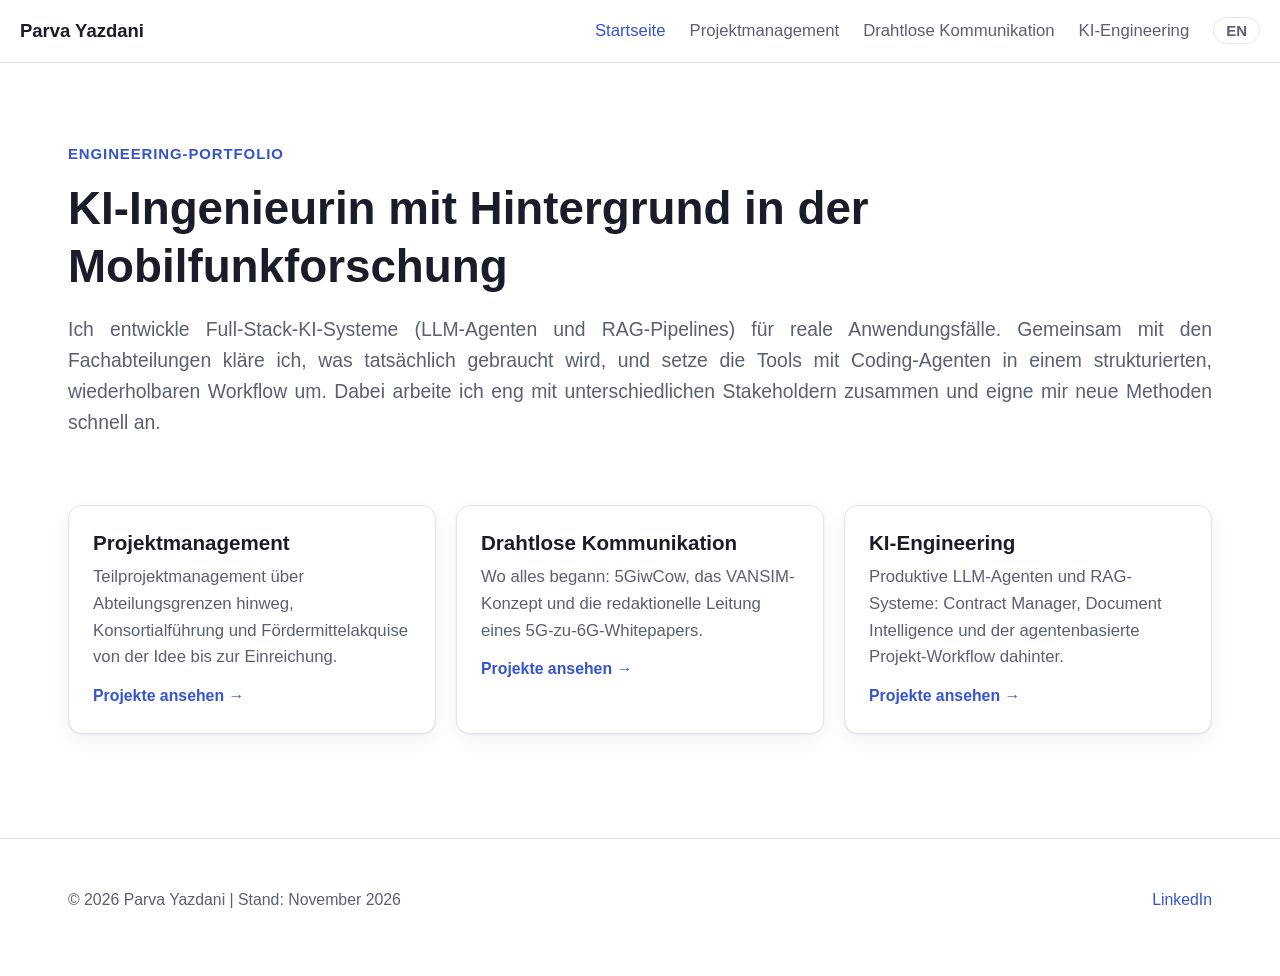
<file: index.html>
<!doctype html>
<html lang="en">
<head>
  <meta charset="UTF-8" />
  <meta name="viewport" content="width=device-width, initial-scale=1.0" />
  <title data-i18n="doc.title.home">Parva Yazdani | Portfolio</title>
  <link rel="stylesheet" href="css/styles.css" />
</head>
<body>

  <header class="site-header">
    <div class="container nav">
      <a class="nav-brand" href="index.html">Parva Yazdani</a>
      <button class="nav-toggle" data-i18n-aria-label="nav.toggleAria" aria-label="Toggle navigation" aria-expanded="false">☰</button>
      <ul class="nav-links">
        <li><a href="index.html" aria-current="page" data-i18n="nav.home">Home</a></li>
        <li><a href="project-management.html" data-i18n="nav.pm">Project Management</a></li>
        <li><a href="wireless-communication.html" data-i18n="nav.wireless">Wireless Communication</a></li>
        <li><a href="ai-engineering.html" data-i18n="nav.ai">AI Engineering</a></li>
        <li class="nav-lang-item"><button class="lang-toggle" type="button">DE</button></li>
      </ul>
    </div>
  </header>

  <main class="container">
    <section class="hero">
      <p class="eyebrow" data-i18n="home.eyebrow">Engineering Portfolio</p>
      <h1 data-i18n="home.title">AI Engineer with a background in wireless communication research</h1>
      <p class="lead" data-i18n="home.lead">
        I build full-stack AI systems (LLM agents and
        RAG pipelines) for real-world use cases. I work with departments
        to clarify what they really need and build the tools with coding agents in a
        structured, repeatable workflow. Along the way, I collaborate closely with different
        stakeholders and pick up new methods quickly.
      </p>
    </section>

    <section class="nav-cards" aria-label="Portfolio sections">
      <a class="nav-card" href="project-management.html">
        <h3 data-i18n="card.pm.title">Project Management</h3>
        <p data-i18n="card.pm.desc">Sub-project management across departments, consortium leadership, and funding
          acquisition from idea to submission.</p>
        <span class="arrow" data-i18n="card.arrow">View projects →</span>
      </a>
      <a class="nav-card" href="wireless-communication.html">
        <h3 data-i18n="card.wireless.title">Wireless Communication</h3>
        <p data-i18n="card.wireless.desc">Where it started: 5GiwCow, the VANSIM concept, and editorial leadership of a
          5G-to-6G whitepaper.</p>
        <span class="arrow" data-i18n="card.arrow">View projects →</span>
      </a>
      <a class="nav-card" href="ai-engineering.html">
        <h3 data-i18n="card.ai.title">AI Engineering</h3>
        <p data-i18n="card.ai.desc">Production LLM agents and RAG systems: Contract Manager, Document
          Intelligence, and the agent-based project workflow behind them.</p>
        <span class="arrow" data-i18n="card.arrow">View projects →</span>
      </a>
    </section>
  </main>

  <footer class="site-footer">
    <div class="container footer-row">
      <p>© 2026 Parva Yazdani | <span data-i18n="footer.updated">Last updated November 2026</span></p>
      <ul class="footer-links">
        <li><a href="https://www.linkedin.com/in/parva-yazdani" target="_blank" rel="noopener">LinkedIn</a></li>
      </ul>
    </div>
  </footer>

  <script src="js/i18n.js"></script>
  <script src="js/main.js"></script>
</body>
</html>
</file>
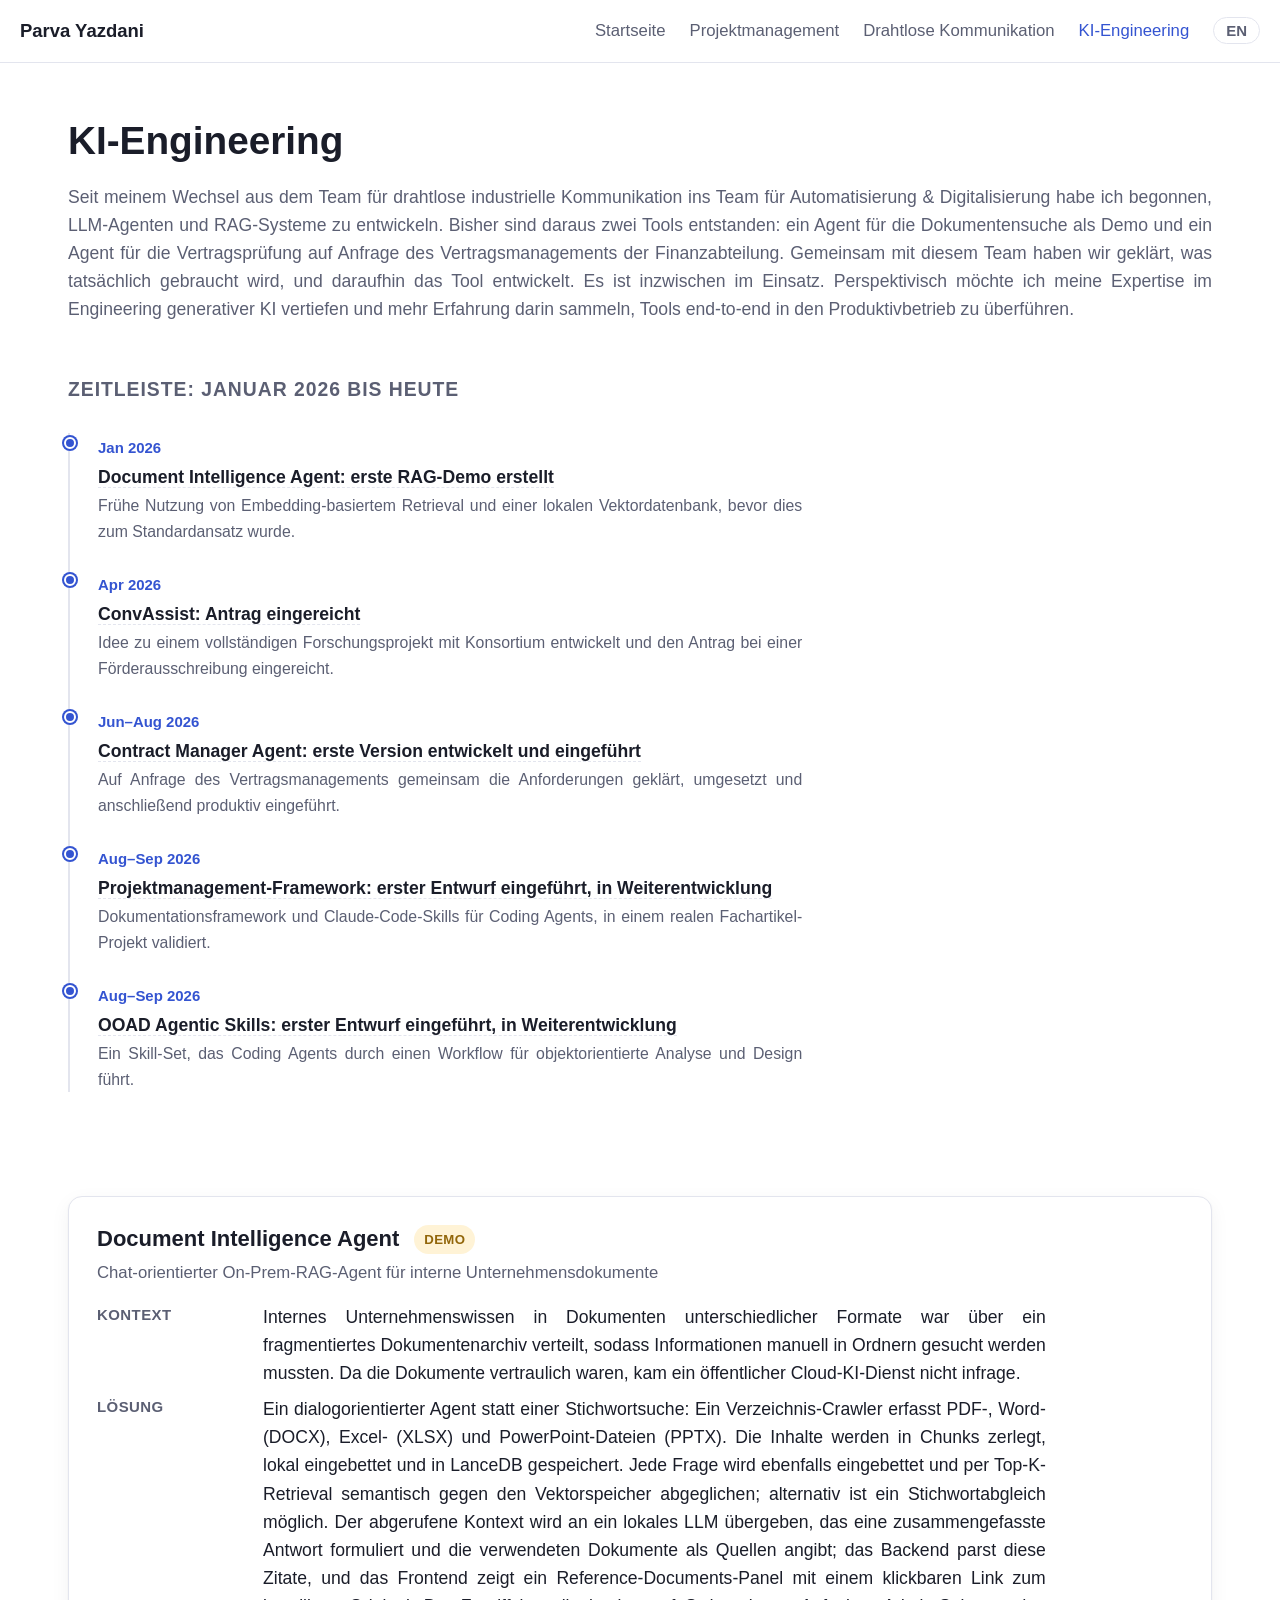
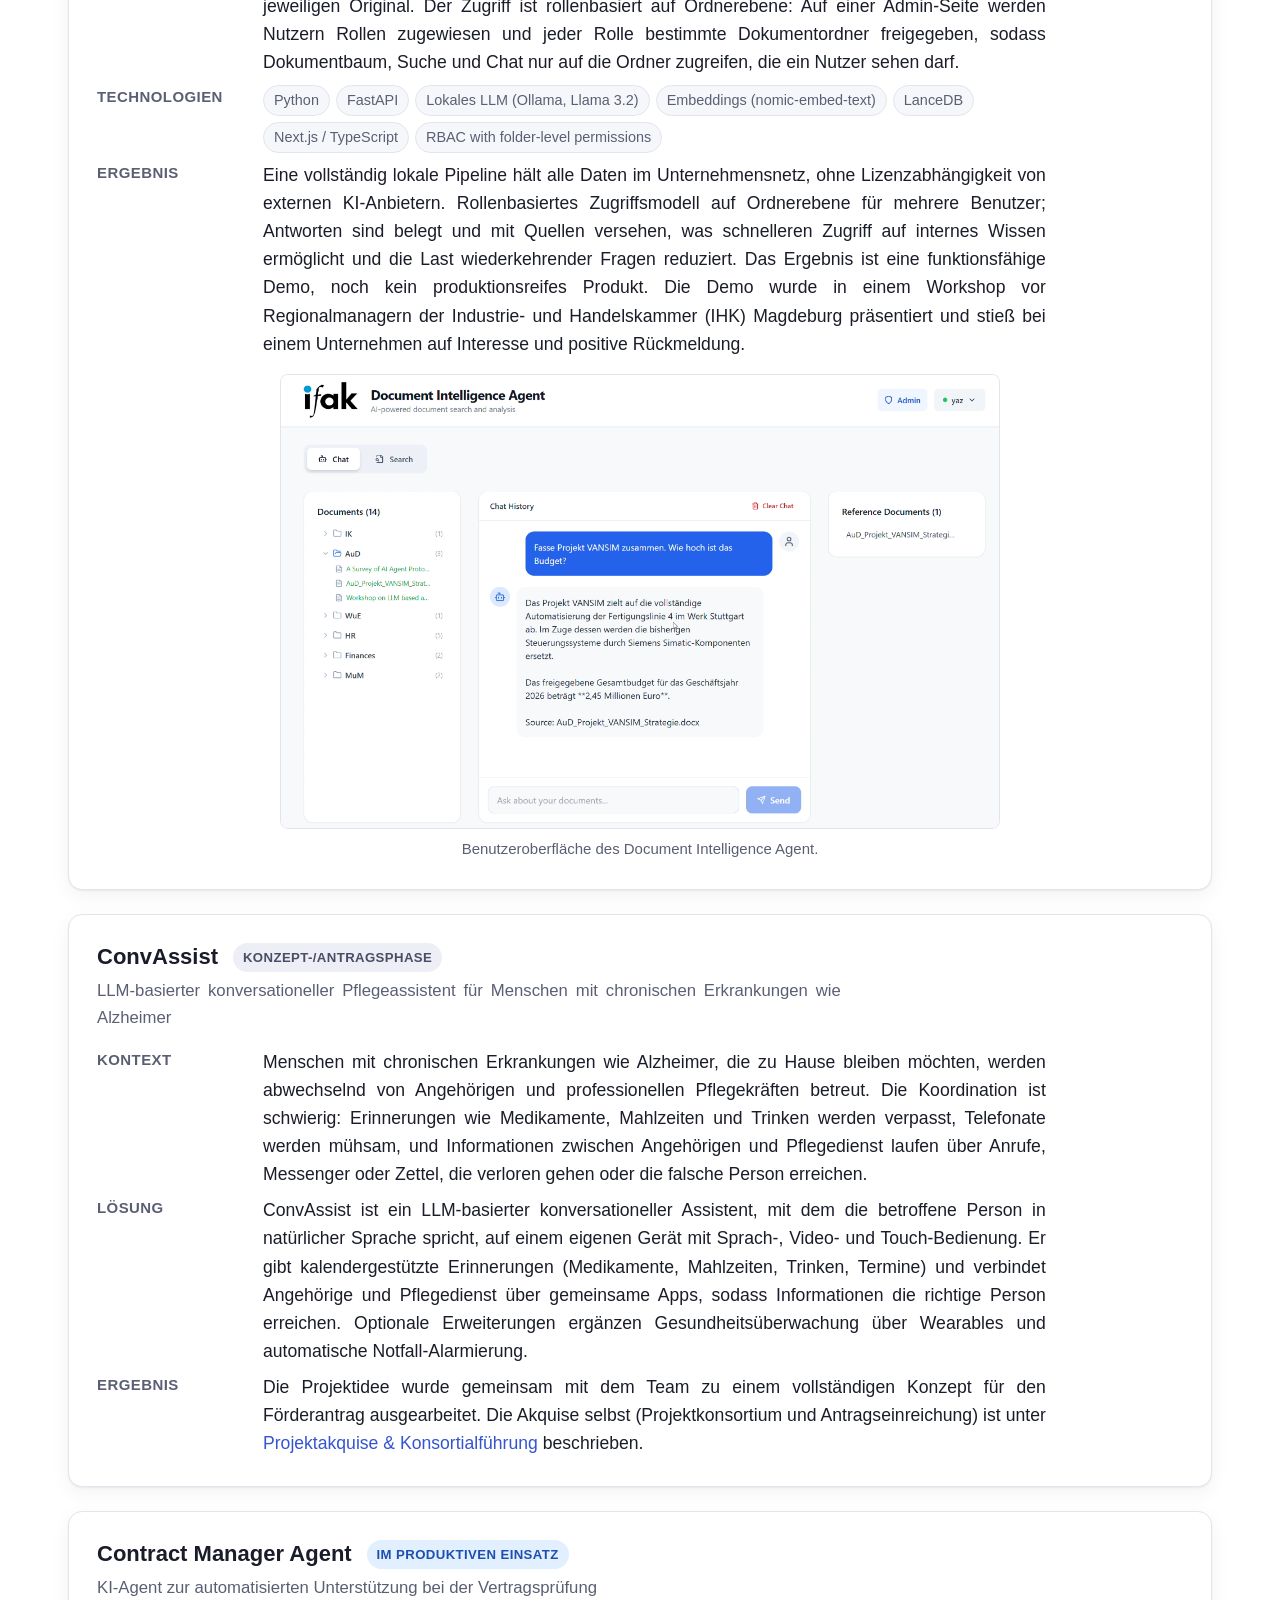
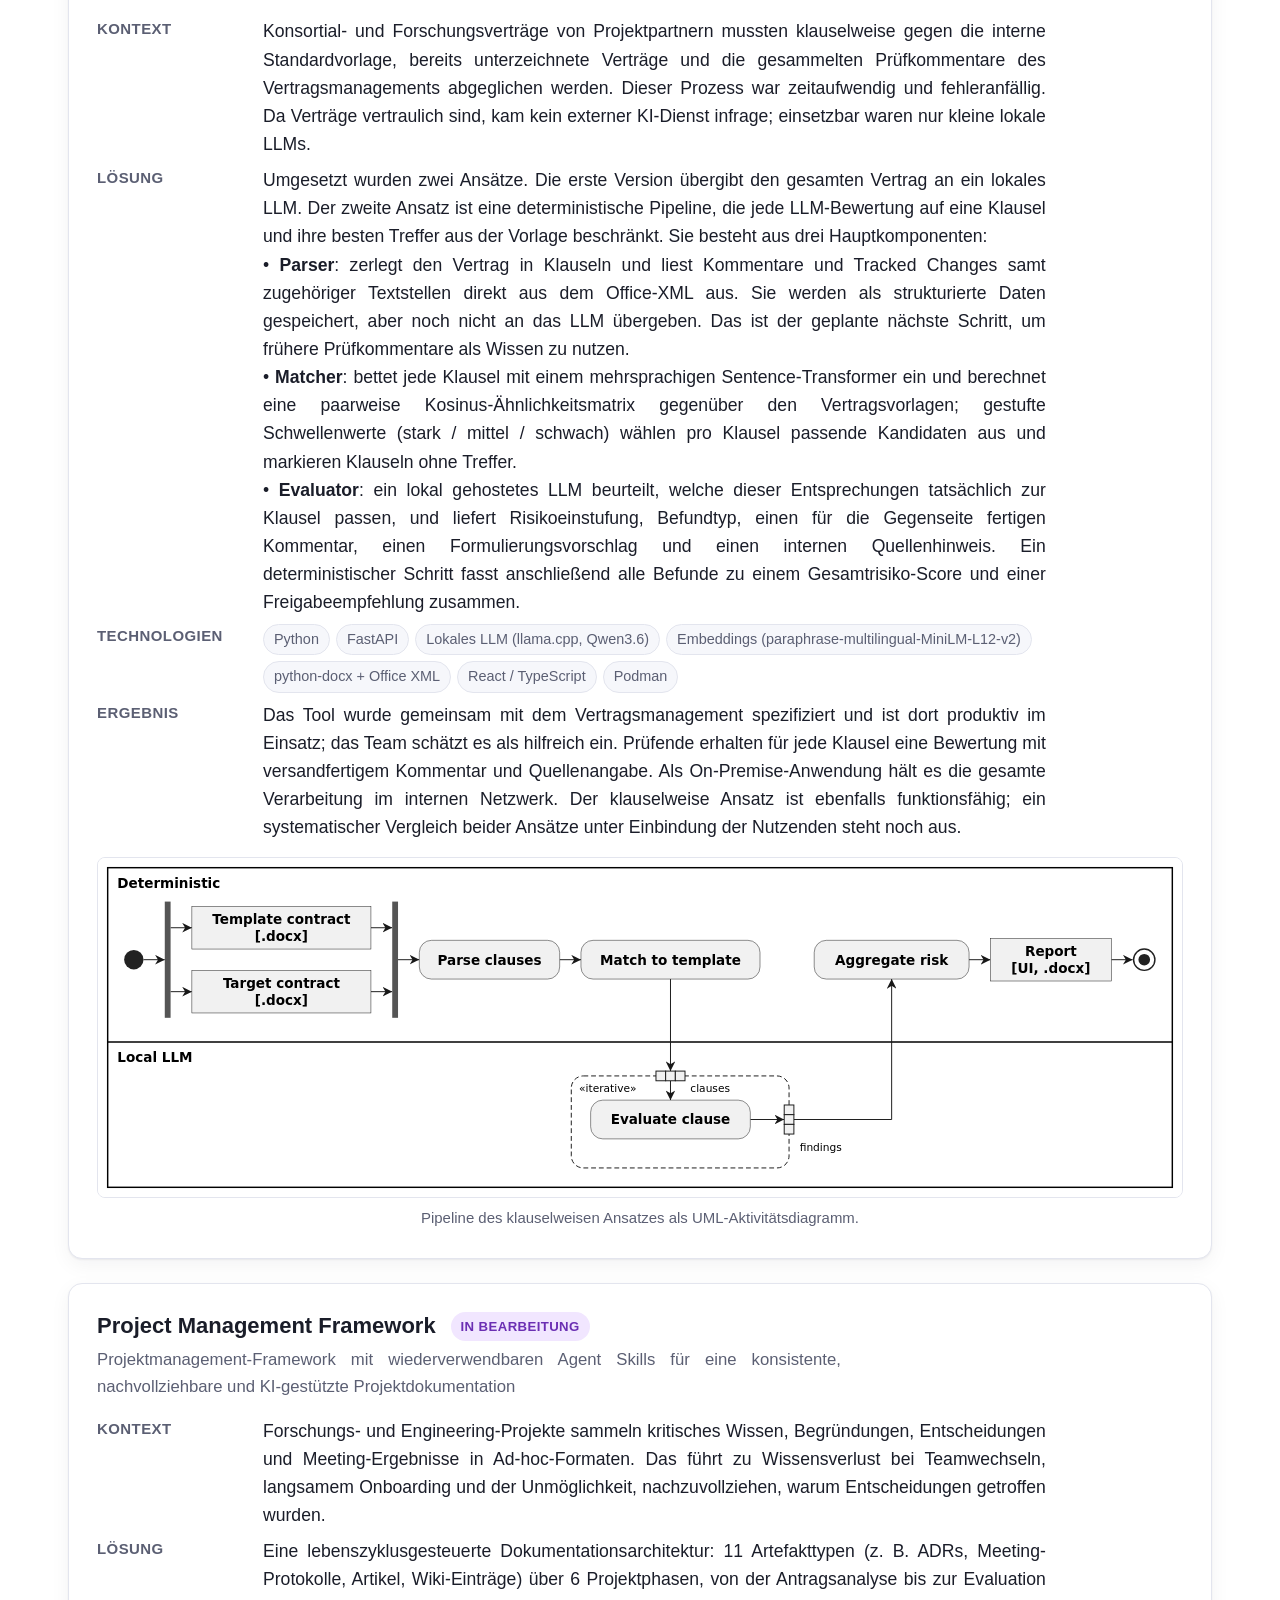
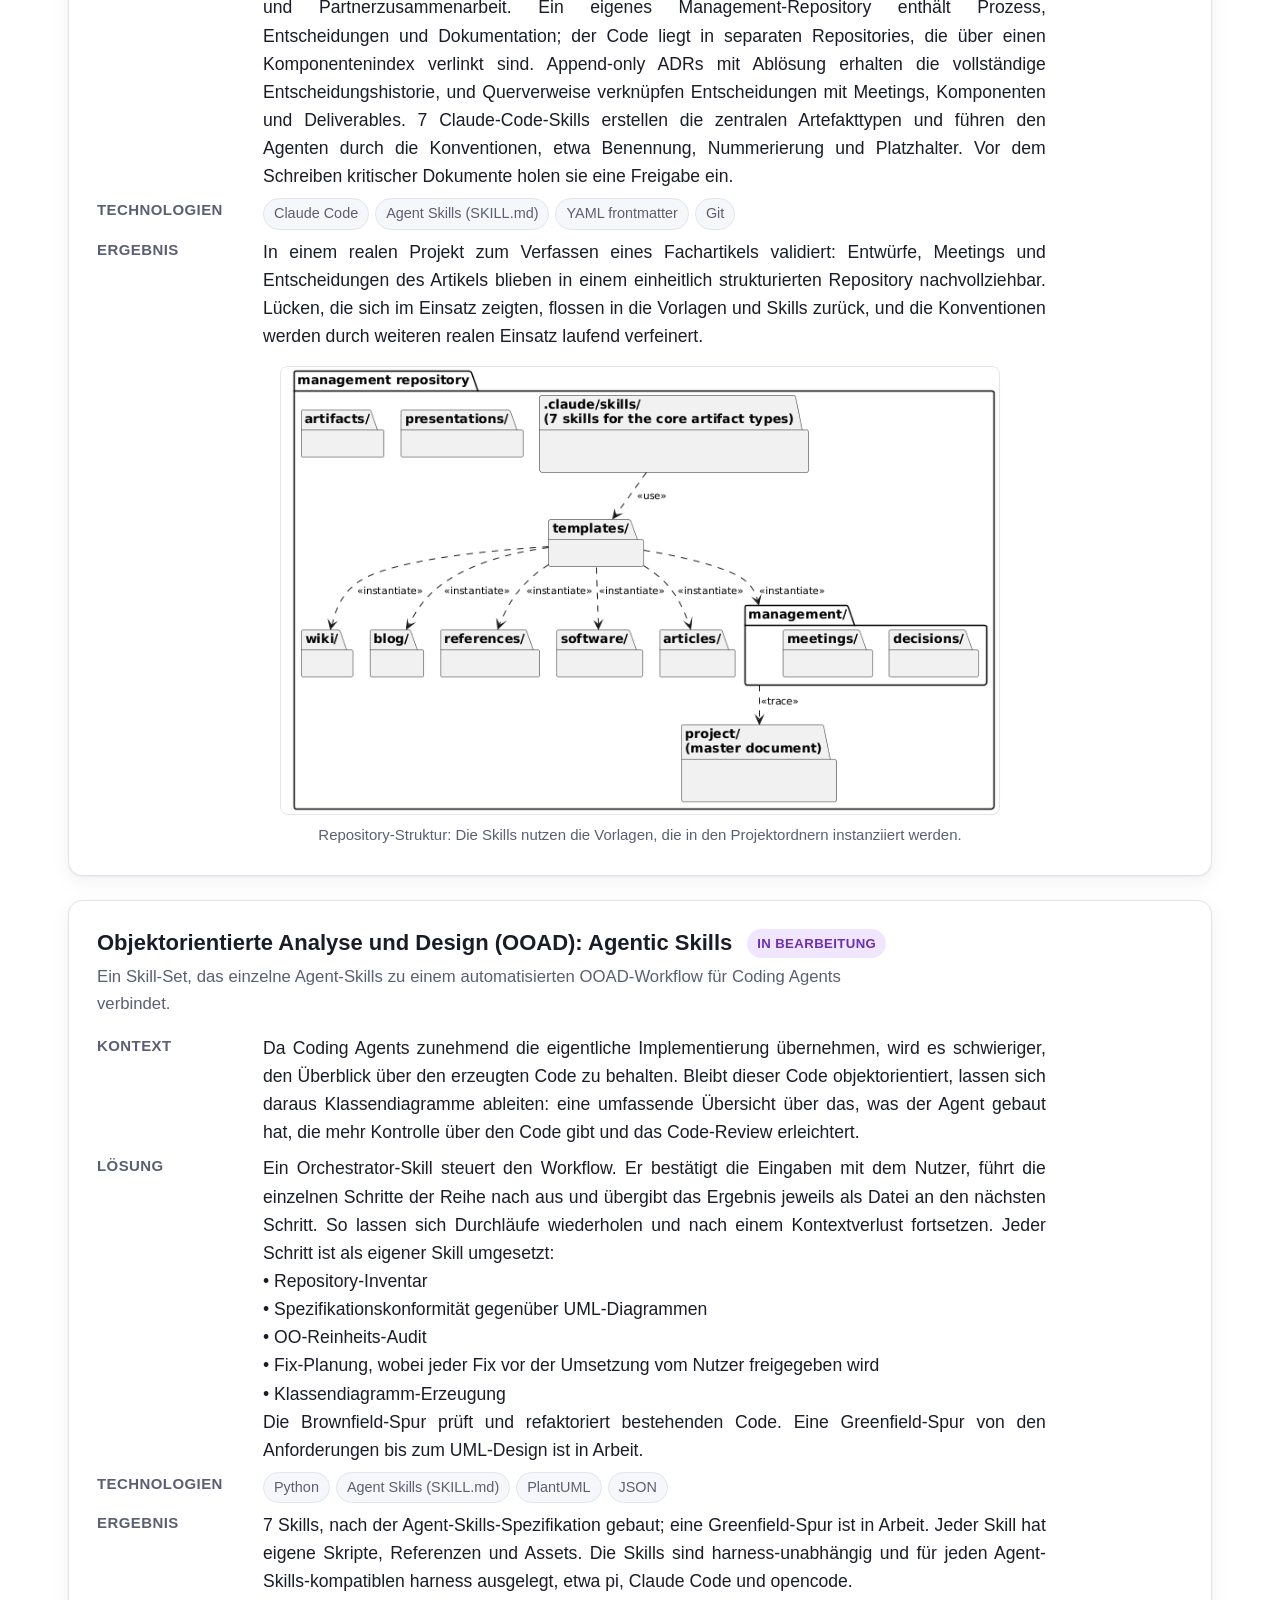
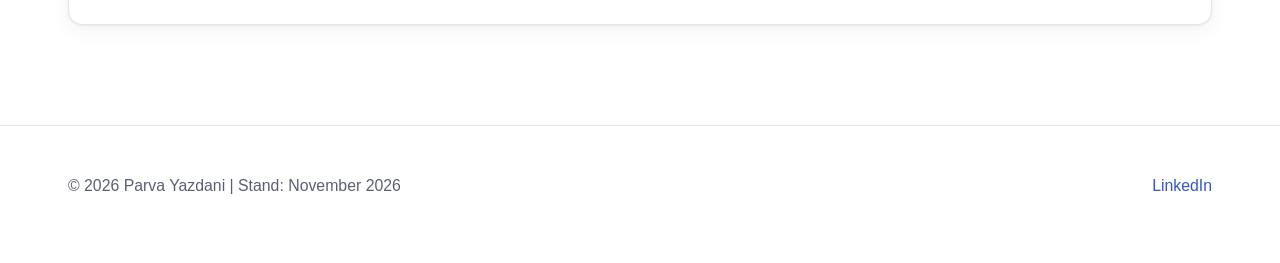
<file: ai-engineering.html>
<!doctype html>
<html lang="en">
<head>
  <meta charset="UTF-8" />
  <meta name="viewport" content="width=device-width, initial-scale=1.0" />
  <title data-i18n="doc.title.ai">AI Engineering | Parva Yazdani</title>
  <link rel="stylesheet" href="css/styles.css" />
</head>
<body>

  <header class="site-header">
    <div class="container nav">
      <a class="nav-brand" href="index.html">Parva Yazdani</a>
      <button class="nav-toggle" data-i18n-aria-label="nav.toggleAria" aria-label="Toggle navigation" aria-expanded="false">☰</button>
      <ul class="nav-links">
        <li><a href="index.html" data-i18n="nav.home">Home</a></li>
        <li><a href="project-management.html" data-i18n="nav.pm">Project Management</a></li>
        <li><a href="wireless-communication.html" data-i18n="nav.wireless">Wireless Communication</a></li>
        <li><a href="ai-engineering.html" aria-current="page" data-i18n="nav.ai">AI Engineering</a></li>
        <li class="nav-lang-item"><button class="lang-toggle" type="button">DE</button></li>
      </ul>
    </div>
  </header>

  <main class="container">
    <section class="page-intro">
      <h1 data-i18n="ai.h1">AI Engineering</h1>
      <p data-i18n="ai.intro">
        Since moving from the wireless industrial communication team into the automation &amp;
        digitalisation team, I've started building
        LLM agents and RAG systems. So far this includes two tools: a document search agent
        built as a demo, and a contract review agent requested by contract management in the finance department. We
        worked out with that team what they really needed and then built the tool, which is now in
        use. Looking ahead, I want to deepen my
        expertise in Generative AI Engineering and gain more experience bringing tools into
        production end to end.
      </p>
    </section>

    <section class="section" aria-label="Timeline">
      <h2 class="section-title" data-i18n="ai.timelineTitle">Timeline: Jan 2026 to present</h2>
      <ol class="timeline">
        <li class="timeline-item">
          <span class="timeline-date">Jan 2026</span>
          <p class="timeline-title"><a href="#proj-doc-intel" data-i18n="ai.tl1.title">Document Intelligence Agent: first RAG demo built</a></p>
          <p class="timeline-note" data-i18n="ai.tl1.note">Early adoption of embedding-based retrieval and a local vector database, ahead of it becoming a default choice.</p>
        </li>
        <li class="timeline-item">
          <span class="timeline-date">Apr 2026</span>
          <p class="timeline-title"><a href="#proj-convassist" data-i18n="ai.tl4.title">ConvAssist: proposal submitted</a></p>
          <p class="timeline-note" data-i18n="ai.tl4.note">Idea developed into a full research project with consortium, and the proposal submitted to a funding call.</p>
        </li>
        <li class="timeline-item">
          <span class="timeline-date">Jun–Aug 2026</span>
          <p class="timeline-title"><a href="#proj-contract-manager" data-i18n="ai.tl2.title">Contract Manager Agent: first version built and rolled out</a></p>
          <p class="timeline-note" data-i18n="ai.tl2.note">Requirements clarified together at the request of contract management, then built and rolled out into production.</p>
        </li>
        <li class="timeline-item">
          <span class="timeline-date">Aug–Sep 2026</span>
          <p class="timeline-title"><a href="#proj-pm-framework" data-i18n="ai.tl3.title">Project Management Framework: first draft introduced, in development</a></p>
          <p class="timeline-note" data-i18n="ai.tl3.note">Documentation framework and Claude Code skills for coding agents, validated in a real paper-writing project.</p>
        </li>
        <li class="timeline-item">
          <span class="timeline-date">Aug–Sep 2026</span>
          <p class="timeline-title"><a href="#proj-ooda" data-i18n="ai.tl5.title">OOAD Agentic Skills: first draft introduced, in development</a></p>
          <p class="timeline-note" data-i18n="ai.tl5.note">A skill set that guides coding agents through an object-oriented analysis and design workflow.</p>
        </li>
      </ol>
    </section>

    <section class="section">

      <div class="card" id="proj-doc-intel">
        <div class="card-head">
          <h3>Document Intelligence Agent</h3>
          <span class="badge badge-demo" data-i18n="badge.demo">Demo</span>
        </div>
        <p class="subtitle" data-i18n="ai.doc.subtitle">Chat-first, on-prem RAG agent for internal company documents</p>
        <dl>
          <dt data-i18n="dt.context">Context</dt>
          <dd data-i18n="ai.doc.context">Internal company knowledge, held in documents of different formats, was spread across a fragmented document repository, so finding information meant searching folders by hand. Because the documents were confidential, sending them to a public-cloud AI service was not an option.</dd>
          <dt data-i18n="dt.solution">Solution</dt>
          <dd data-i18n="ai.doc.solution">A conversational agent rather than a keyword search: a directory crawler ingests PDF, Word (DOCX), Excel (XLSX) and PowerPoint (PPTX) files. Content is split into chunks, embedded locally and stored in LanceDB. Each question is embedded as well and matched semantically against the vector store via top-K retrieval; keyword matching is available as an alternative. The retrieved context is passed to a local LLM, which writes a synthesized answer and cites the documents it used; the backend parses those citations and the frontend renders a Reference Documents panel with a clickable link to every original. Access is role-based at folder level: on an admin page, users are assigned roles and each role is granted specific document folders, so the document tree, search and chat only draw on the folders a user may see.</dd>
          <dt data-i18n="dt.technologies">Technologies</dt>
          <dd class="tech-list">
            <span class="tech-chip">Python</span>
            <span class="tech-chip">FastAPI</span>
            <span class="tech-chip" data-i18n="ai.doc.chip.localLLM">Local LLM (Ollama, Llama 3.2)</span>
            <span class="tech-chip">Embeddings (nomic-embed-text)</span>
            <span class="tech-chip">LanceDB</span>
            <span class="tech-chip">Next.js / TypeScript</span>
            <span class="tech-chip">RBAC with folder-level permissions</span>
          </dd>
          <dt data-i18n="dt.outcome">Outcome</dt>
          <dd data-i18n="ai.doc.outcome">A fully local pipeline keeps all data on-prem with no license dependencies on external AI providers. Role-based folder access model for multiple users; answers are grounded and cited, giving faster access to internal knowledge and reducing repetitive-question load. The result is a working demo, not yet a production-ready product. The demo was presented in a workshop for regional managers of the Magdeburg Chamber of Industry and Commerce and received interest and positive feedback from a company.</dd>
        </dl>
        <figure class="screenshot">
          <a href="assets/DIS.png" target="_blank" rel="noopener" data-i18n-aria-label="ai.doc.figureAlt">
            <img src="assets/DIS.png" alt="" loading="lazy" width="1277" height="806" />
          </a>
          <figcaption data-i18n="ai.doc.figureCaption">User interface of the Document Intelligence Agent.</figcaption>
        </figure>
      </div>

      <div class="card" id="proj-convassist">
        <div class="card-head">
          <h3>ConvAssist</h3>
          <span class="badge badge-idea" data-i18n="badge.conceptProposal">Concept / proposal phase</span>
        </div>
        <p class="subtitle" data-i18n="ai.convassist.subtitle">LLM-based conversational care assistant for people with chronic conditions such as Alzheimer's</p>
        <dl>
          <dt data-i18n="dt.context">Context</dt>
          <dd data-i18n="ai.convassist.context">People with chronic conditions such as Alzheimer's who want to stay at home are cared for alternately by family members and professional caregivers. Coordination is hard: reminders such as medication, meals, and drinking are missed, phone calls become difficult, and information between relatives and care services is passed on through calls, messengers, or notes that get lost or reach the wrong person.</dd>
          <dt data-i18n="dt.solution">Solution</dt>
          <dd data-i18n="ai.convassist.solution">ConvAssist is an LLM-based conversational assistant that the affected person talks to in natural language, on a dedicated device with voice, video and touch interaction. It gives calendar-based reminders (medication, meals, drinking, appointments) and connects relatives and care services through shared apps, so information reaches the right person. Optional extensions add wearable-based health monitoring and automatic emergency alerting.</dd>
          <dt data-i18n="dt.outcome">Outcome</dt>
          <dd data-i18n="ai.convassist.outcome">The project idea was developed with the team into a complete concept for the funding proposal. The acquisition itself (project consortium and funding submission) is described under <a href="project-management.html#proj-acquisition">Project Acquisition &amp; Consortium Leadership</a>.</dd>
        </dl>
      </div>

      <div class="card" id="proj-contract-manager">
        <div class="card-head">
          <h3>Contract Manager Agent</h3>
          <span class="badge badge-live" data-i18n="badge.inProductiveUse">In productive use</span>
        </div>
        <p class="subtitle" data-i18n="ai.contract.subtitle">AI agent for automated support in contract review</p>
        <dl>
          <dt data-i18n="dt.context">Context</dt>
          <dd data-i18n="ai.contract.context">Consortium and research contracts arriving from project partners had to be checked clause by clause against the internal standard template, previously signed contracts, and contract management's accumulated review comments. This process was time-consuming and error-prone. Because contracts are confidential, no external AI service was an option, so only small local LLMs could be used.</dd>
          <dt data-i18n="dt.solution">Solution</dt>
          <dd data-i18n="ai.contract.solution">
            Two approaches were implemented. The first version passes the whole contract to a local LLM. The second is a deterministic pipeline that limits each LLM evaluation to one clause and its best template matches. It consists of three main components:
            <br />• <strong>Parser</strong>: splits the contract into clauses and extracts comments and tracked changes with their text anchors via direct Office XML access. These are stored as structured data but not yet passed to the LLM, which is the planned next step for using past review comments as knowledge.
            <br />• <strong>Matcher</strong>: embeds every clause with a multilingual sentence-transformer and computes a pairwise cosine-similarity matrix against the template contracts; tiered thresholds (strong / moderate / weak) select candidate counterparts per clause and flag clauses with no match.
            <br />• <strong>Evaluator</strong>: a locally hosted LLM judges which candidates truly correspond to the clause and returns risk level, finding type, a comment ready for the counterparty, a suggested reformulation and an internal source note. A deterministic step then combines all findings into an overall risk score and approval recommendation.
          </dd>
          <dt data-i18n="dt.technologies">Technologies</dt>
          <dd class="tech-list">
            <span class="tech-chip">Python</span>
            <span class="tech-chip">FastAPI</span>
            <span class="tech-chip" data-i18n="ai.contract.chip.localLLM">Local LLM (llama.cpp, Qwen3.6)</span>
            <span class="tech-chip">Embeddings (paraphrase-multilingual-MiniLM-L12-v2)</span>
            <span class="tech-chip">python-docx + Office XML</span>
            <span class="tech-chip">React / TypeScript</span>
            <span class="tech-chip">Podman</span>
          </dd>
          <dt data-i18n="dt.outcome">Outcome</dt>
          <dd data-i18n="ai.contract.outcome">The tool was specified together with contract management and is in productive use there; the team finds it useful. Reviewers get an assessment with a ready-to-send comment and source reference for each clause. As an on-premise application, it keeps all processing within the internal network. The clause-by-clause approach works as well; a systematic comparison of both approaches, involving the users, is still pending.</dd>
        </dl>
        <figure class="screenshot screenshot-diagram screenshot-wide">
          <a href="assets/contract-manager-pipeline-uml.svg" target="_blank" rel="noopener" data-i18n-aria-label="ai.contract.figureAlt">
            <img src="assets/contract-manager-pipeline-uml.svg" alt="" loading="lazy" width="1120" height="350" />
          </a>
          <figcaption data-i18n="ai.contract.figureCaption">Pipeline of the clause-by-clause approach as a UML activity diagram.</figcaption>
        </figure>
      </div>

      <div class="card" id="proj-pm-framework">
        <div class="card-head">
          <h3>Project Management Framework</h3>
          <span class="badge badge-progress" data-i18n="badge.inProgress">In progress</span>
        </div>
        <p class="subtitle" data-i18n="ai.framework.subtitle">Project management framework with reusable agent skills for consistent, traceable and AI-assisted project records</p>
        <dl>
          <dt data-i18n="dt.context">Context</dt>
          <dd data-i18n="ai.framework.context">Research and engineering projects accumulate critical knowledge, rationale, decisions, and meeting outcomes in ad-hoc formats. This leads to knowledge loss when team members change, slow onboarding, and an inability to reconstruct why decisions were made.</dd>
          <dt data-i18n="dt.solution">Solution</dt>
          <dd data-i18n="ai.framework.solution">A lifecycle-driven documentation architecture: 11 artifact types (e.g. ADRs, meeting minutes, articles, wiki entries) mapped to 6 project phases, from proposal analysis to evaluation and partner collaboration. A dedicated management repository holds process, decisions, and documentation, while code lives in separate repositories linked from a component index. Append-only ADRs with superseding preserve the full decision history, and cross-references trace decisions to meetings, components, and deliverables. 7 Claude Code skills scaffold the core artifact types and guide the agent through the conventions, such as naming, numbering and placeholders, asking for approval before critical records are written.</dd>
          <dt data-i18n="dt.technologies">Technologies</dt>
          <dd class="tech-list">
            <span class="tech-chip">Claude Code</span>
            <span class="tech-chip">Agent Skills (SKILL.md)</span>
            <span class="tech-chip">YAML frontmatter</span>
            <span class="tech-chip">Git</span>
          </dd>
          <dt data-i18n="dt.outcome">Outcome</dt>
          <dd data-i18n="ai.framework.outcome">Validated in a real paper-writing project: the article's drafts, meetings, and decisions stayed traceable in one consistently structured repository. Gaps that surfaced during use were fed back into the templates and skills, and the conventions keep being refined through further real use.</dd>
        </dl>
        <figure class="screenshot screenshot-diagram">
          <a href="assets/template-structure.png" target="_blank" rel="noopener" data-i18n-aria-label="ai.framework.structureAlt">
            <img src="assets/template-structure.png" alt="" loading="lazy" width="793" height="494" />
          </a>
          <figcaption data-i18n="ai.framework.structureCaption">Repository structure: skills use the templates, which are instantiated across the project folders.</figcaption>
        </figure>
      </div>

      <div class="card" id="proj-ooda">
        <div class="card-head">
          <h3 data-i18n="ai.ooda.title">Object-Oriented Analysis and Design (OOAD) Agentic Skills</h3>
          <span class="badge badge-progress" data-i18n="badge.inProgress">In progress</span>
        </div>
        <p class="subtitle" data-i18n="ai.ooda.subtitle">A skill set that turns single agent skills into an automated OOAD workflow for coding agents.</p>
        <dl>
          <dt data-i18n="dt.context">Context</dt>
          <dd data-i18n="ai.ooda.context">As coding agents take on more of the actual implementation work, it gets harder to keep an overview of the code they produce. Keeping that code object-oriented makes it possible to derive class diagrams from it: a comprehensive view of what the agent built, which gives more control over the code and makes code review easier.</dd>
          <dt data-i18n="dt.solution">Solution</dt>
          <dd data-i18n="ai.ooda.solution">
            An orchestrator skill runs the workflow. It confirms inputs with the user, runs the individual steps in order and passes each result to the next step as a file. Runs can therefore be repeated and resumed after context loss. Each step is a skill of its own:
            <br />• repository inventory
            <br />• spec conformance against UML diagrams
            <br />• OO-purity audit
            <br />• fix planning, with each fix approved by the user before it's applied
            <br />• class-diagram generation
            <br />The brownfield track audits and refactors existing code. A greenfield track that
            goes from requirements to UML design is in progress.
          </dd>
          <dt data-i18n="dt.technologies">Technologies</dt>
          <dd class="tech-list">
            <span class="tech-chip">Python</span>
            <span class="tech-chip">Agent Skills (SKILL.md)</span>
            <span class="tech-chip">PlantUML</span>
            <span class="tech-chip">JSON</span>
          </dd>
          <dt data-i18n="dt.outcome">Outcome</dt>
          <dd data-i18n="ai.ooda.outcome">7 skills, with a greenfield track in progress, built to the Agent Skills specification. Each skill has its own scripts, references and assets. The skills are harness-agnostic and designed to run in any Agent Skills–compatible harness, such as pi, Claude Code and opencode.</dd>
        </dl>
      </div>

    </section>
  </main>

  <footer class="site-footer">
    <div class="container footer-row">
      <p>© 2026 Parva Yazdani | <span data-i18n="footer.updated">Last updated November 2026</span></p>
      <ul class="footer-links">
        <li><a href="https://www.linkedin.com/in/parva-yazdani" target="_blank" rel="noopener">LinkedIn</a></li>
      </ul>
    </div>
  </footer>

  <script src="js/i18n.js"></script>
  <script src="js/main.js"></script>
</body>
</html>
</file>
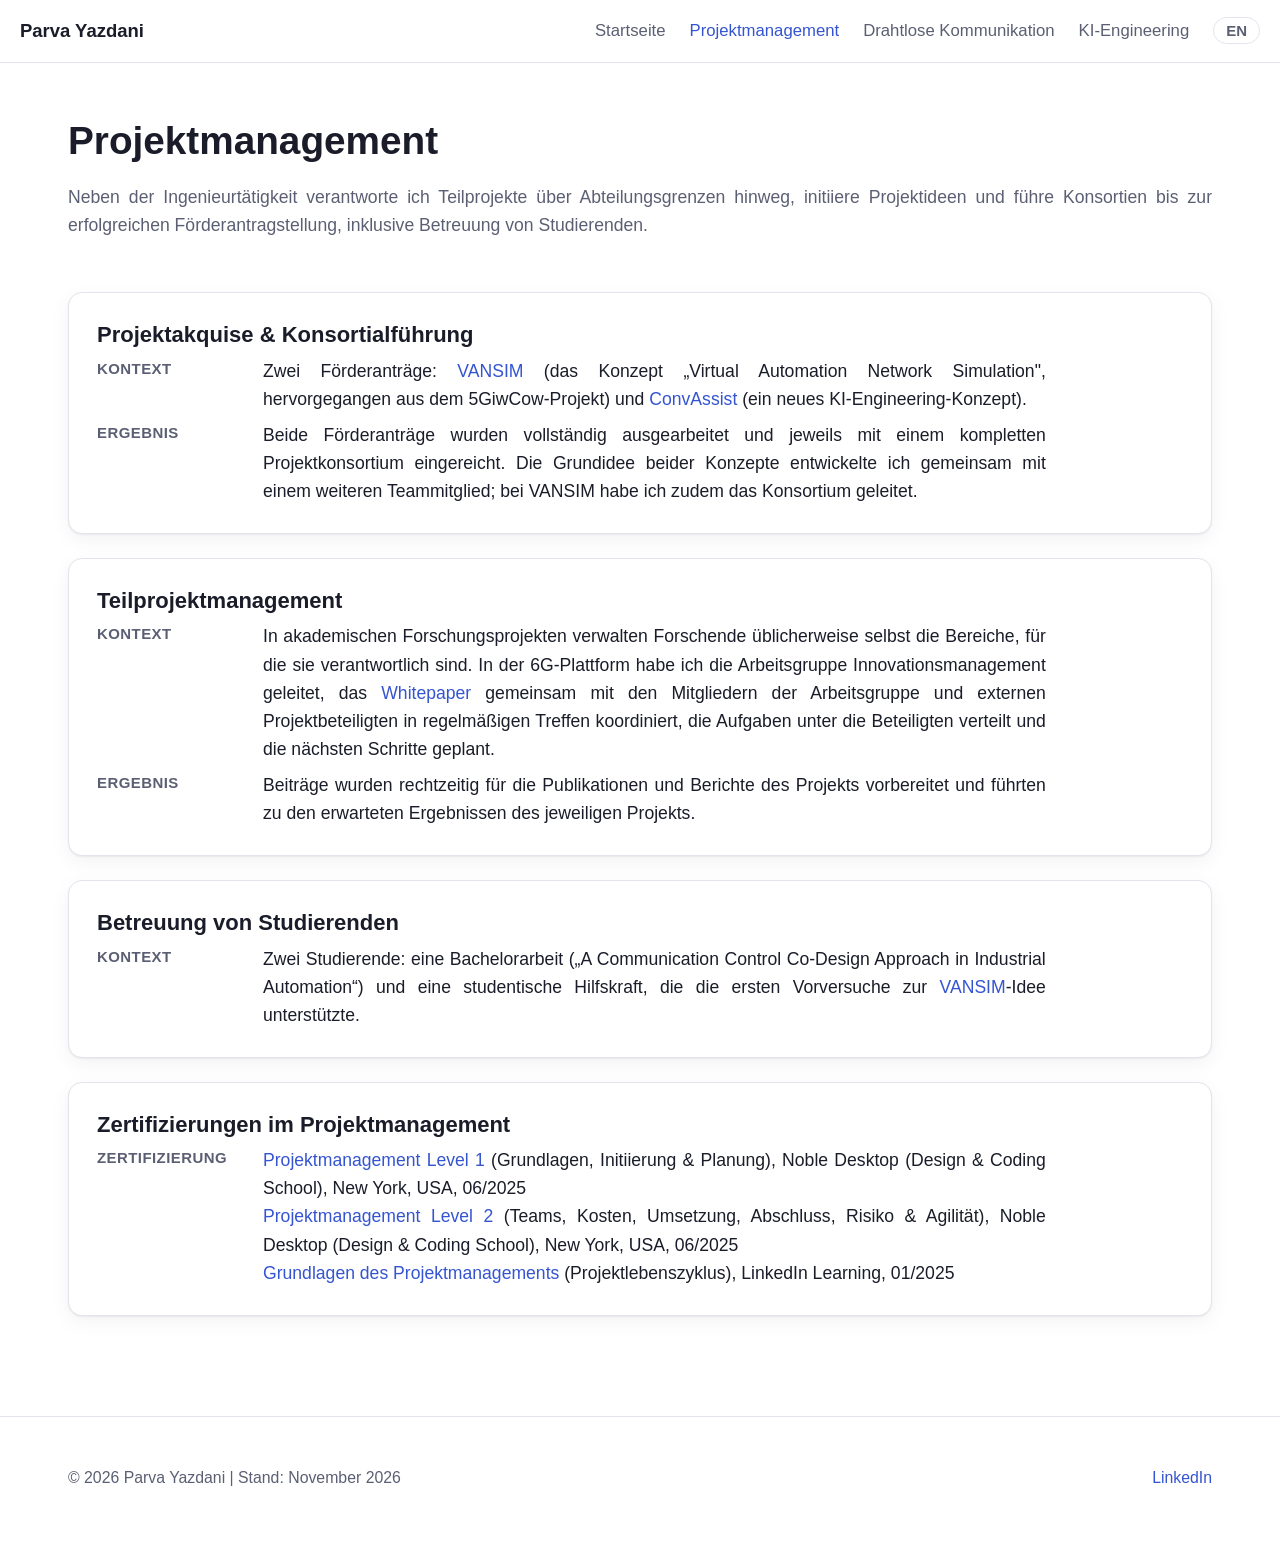
<file: project-management.html>
<!doctype html>
<html lang="en">
<head>
  <meta charset="UTF-8" />
  <meta name="viewport" content="width=device-width, initial-scale=1.0" />
  <title data-i18n="doc.title.pm">Project Management | Parva Yazdani</title>
  <link rel="stylesheet" href="css/styles.css" />
</head>
<body>

  <header class="site-header">
    <div class="container nav">
      <a class="nav-brand" href="index.html">Parva Yazdani</a>
      <button class="nav-toggle" data-i18n-aria-label="nav.toggleAria" aria-label="Toggle navigation" aria-expanded="false">☰</button>
      <ul class="nav-links">
        <li><a href="index.html" data-i18n="nav.home">Home</a></li>
        <li><a href="project-management.html" aria-current="page" data-i18n="nav.pm">Project Management</a></li>
        <li><a href="wireless-communication.html" data-i18n="nav.wireless">Wireless Communication</a></li>
        <li><a href="ai-engineering.html" data-i18n="nav.ai">AI Engineering</a></li>
        <li class="nav-lang-item"><button class="lang-toggle" type="button">DE</button></li>
      </ul>
    </div>
  </header>

  <main class="container">
    <section class="page-intro">
      <h1 data-i18n="pm.h1">Project Management</h1>
      <p data-i18n="pm.intro">
        Alongside engineering work, I carry sub-projects across departments, initiate
        project ideas, and lead consortia through to successful funding submission,
        including supervising students along the way.
      </p>
    </section>

    <section class="section">
      <div class="card" id="proj-acquisition">
        <div class="card-head">
          <h3 data-i18n="pm.card1.title">Project Acquisition &amp; Consortium Leadership</h3>
        </div>
        <dl>
          <dt data-i18n="dt.context">Context</dt>
          <dd data-i18n="pm.card1.initiatives">Two proposals: <a href="wireless-communication.html#proj-vansim">VANSIM</a> (the Virtual Automation Network Simulation concept, originating from the 5GiwCow project) and <a href="ai-engineering.html#proj-convassist">ConvAssist</a> (a new AI engineering concept).</dd>
          <dt data-i18n="dt.outcome">Outcome</dt>
          <dd data-i18n="pm.card1.outcome">Both funding proposals were fully developed and submitted, each with a complete project consortium. I developed the basic idea for both concepts together with another team member and also led the VANSIM consortium.</dd>
        </dl>
      </div>

      <div class="card" id="proj-subproject">
        <div class="card-head">
          <h3 data-i18n="pm.card2.title">Sub-Project Management</h3>
        </div>
        <dl>
          <dt data-i18n="dt.context">Context</dt>
          <dd data-i18n="pm.card2.context">In academic research projects, researchers usually manage the parts they are responsible for themselves. In 6G Platform I led the innovation-management working group, coordinating the <a href="wireless-communication.html#proj-whitepaper">whitepaper</a> together with the working group members and external project partners through regular meetings, distributing the tasks among the participants, and planning the next steps.</dd>
          <dt data-i18n="dt.outcome">Outcome</dt>
          <dd data-i18n="pm.card2.outcome">Contributions were delivered in time for the project's publications and reports and led to the expected results of the corresponding project.</dd>
        </dl>
      </div>

      <div class="card">
        <div class="card-head">
          <h3 data-i18n="pm.card3.title">Student Supervision</h3>
        </div>
        <dl>
          <dt data-i18n="dt.context">Context</dt>
          <dd data-i18n="pm.card3.context">Two students: one bachelor's thesis ("A Communication Control Co-Design Approach in Industrial Automation"), and a student research assistant who supported the first experiments on the <a href="wireless-communication.html#proj-vansim">VANSIM</a> idea.</dd>
        </dl>
      </div>

      <div class="card">
        <div class="card-head">
          <h3 data-i18n="pm.card4.title">Project Management Certifications</h3>
        </div>
        <dl>
          <dt data-i18n="dt.certification">Certification</dt>
          <dd data-i18n="pm.card4.certs">
            <a href="https://www.nobledesktop.com/credentials/3cae7536-0dd8-4416-bdcb-2596fbe6b574?trk=public_profile_see-credential" target="_blank" rel="noopener">Project Management Level 1</a> (Foundational Concepts, Initiating &amp; Planning), Noble Desktop (Design &amp; Coding School), New York, US, 06/2025<br />
            <a href="https://www.nobledesktop.com/credentials/cc5f7991-598b-4b75-a5d6-aefcee95a8d7?trk=public_profile_see-credential" target="_blank" rel="noopener">Project Management Level 2</a> (Teams, Costs, Execution, Closing, Risk &amp; Agile), Noble Desktop (Design &amp; Coding School), New York, US, 06/2025<br />
            <a href="https://www.linkedin.com/learning/certificates/e96a8f9beb9e1d5fc1b296532c2b4985b1080e6469859dcd8bbcb256323590d7?trk=public_profile_see-credential" target="_blank" rel="noopener">Project Management Foundations</a> (Project Lifecycle), LinkedIn Learning, 01/2025
          </dd>
        </dl>
      </div>
    </section>
  </main>

  <footer class="site-footer">
    <div class="container footer-row">
      <p>© 2026 Parva Yazdani | <span data-i18n="footer.updated">Last updated November 2026</span></p>
      <ul class="footer-links">
        <li><a href="https://www.linkedin.com/in/parva-yazdani" target="_blank" rel="noopener">LinkedIn</a></li>
      </ul>
    </div>
  </footer>

  <script src="js/i18n.js"></script>
  <script src="js/main.js"></script>
</body>
</html>
</file>
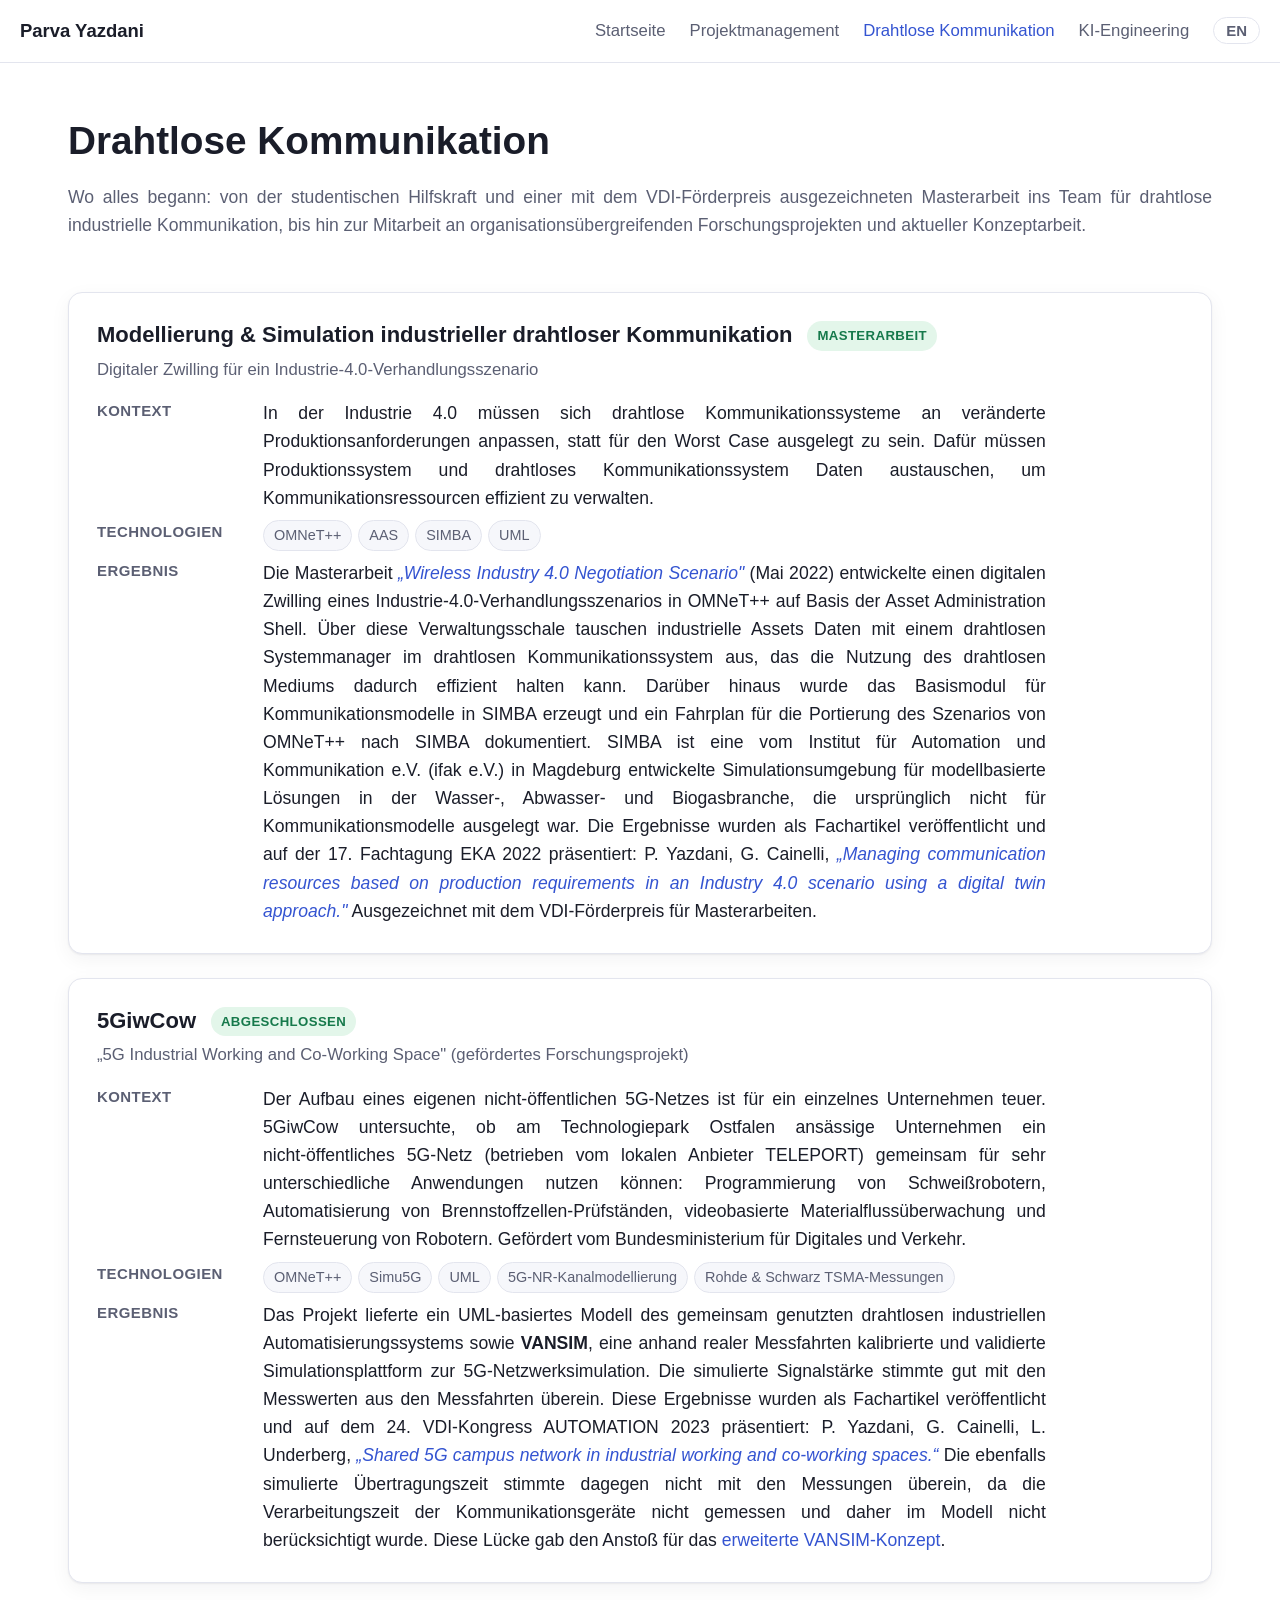
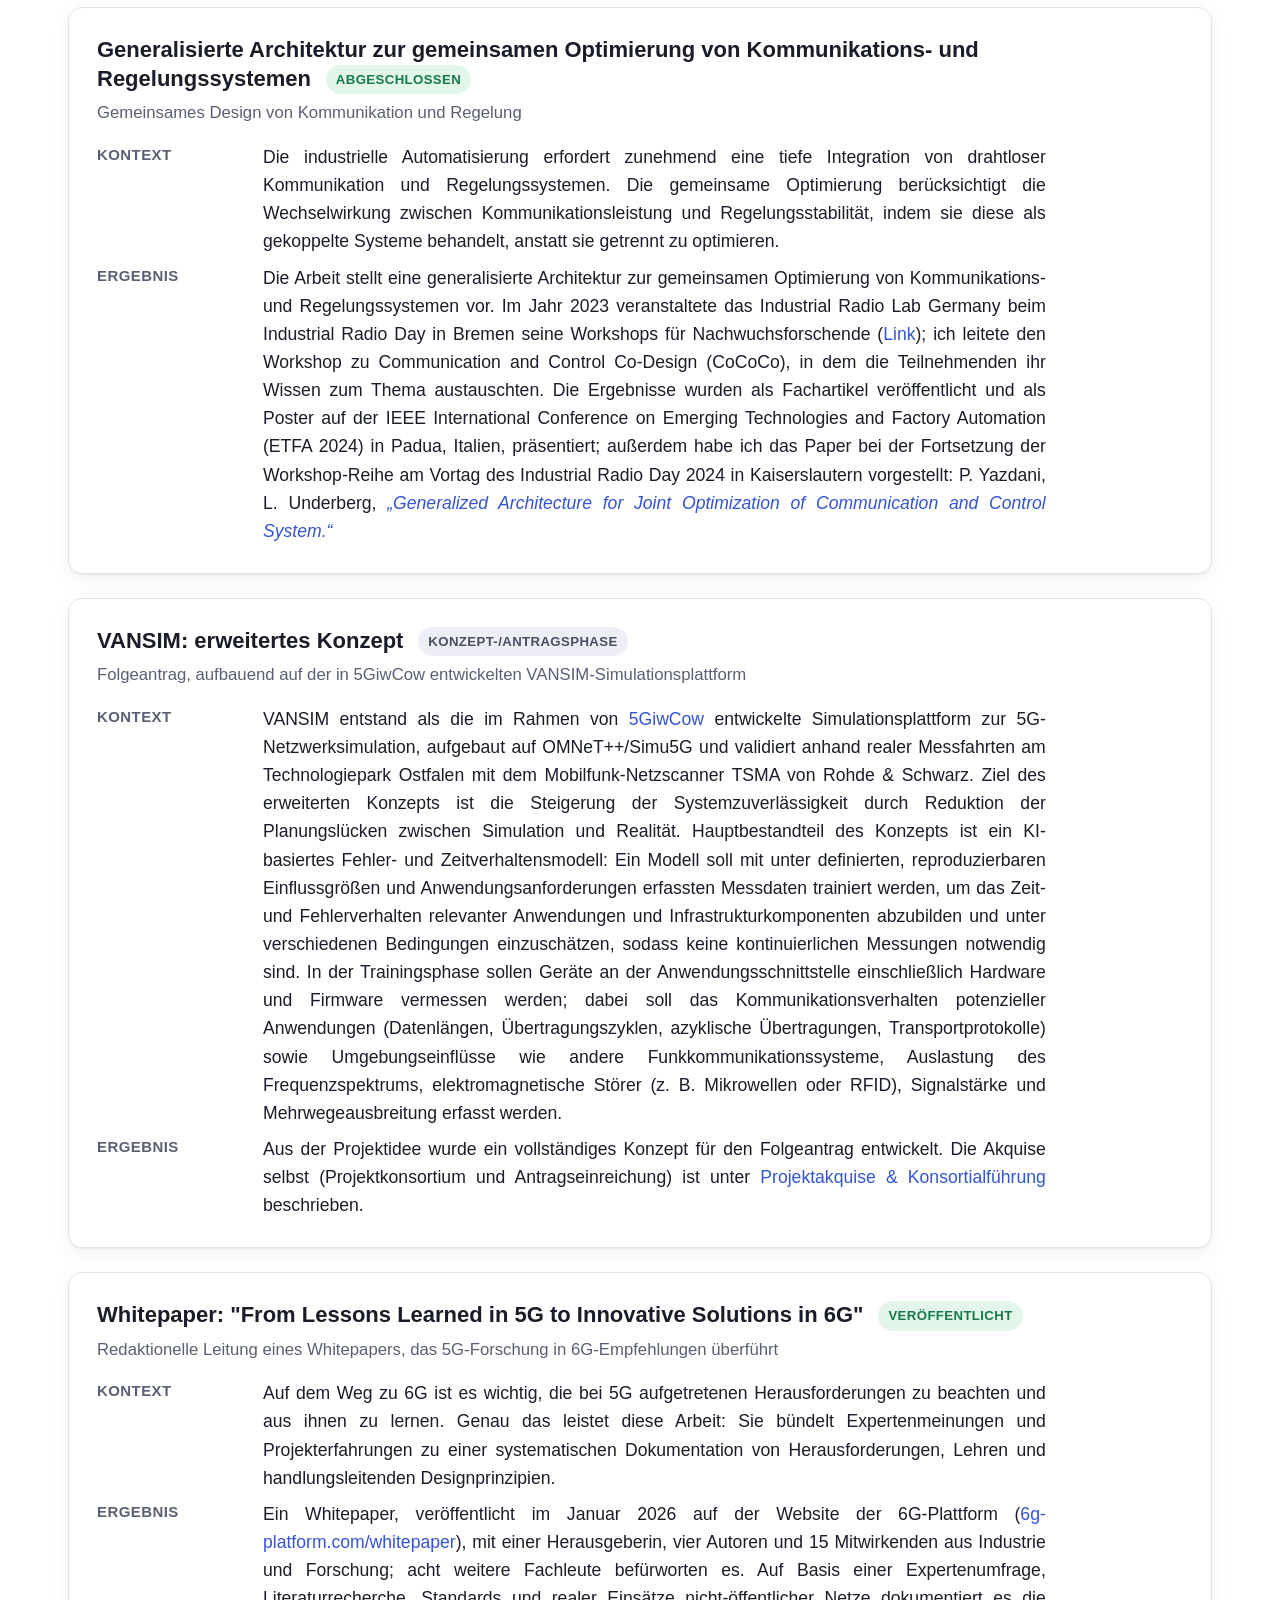
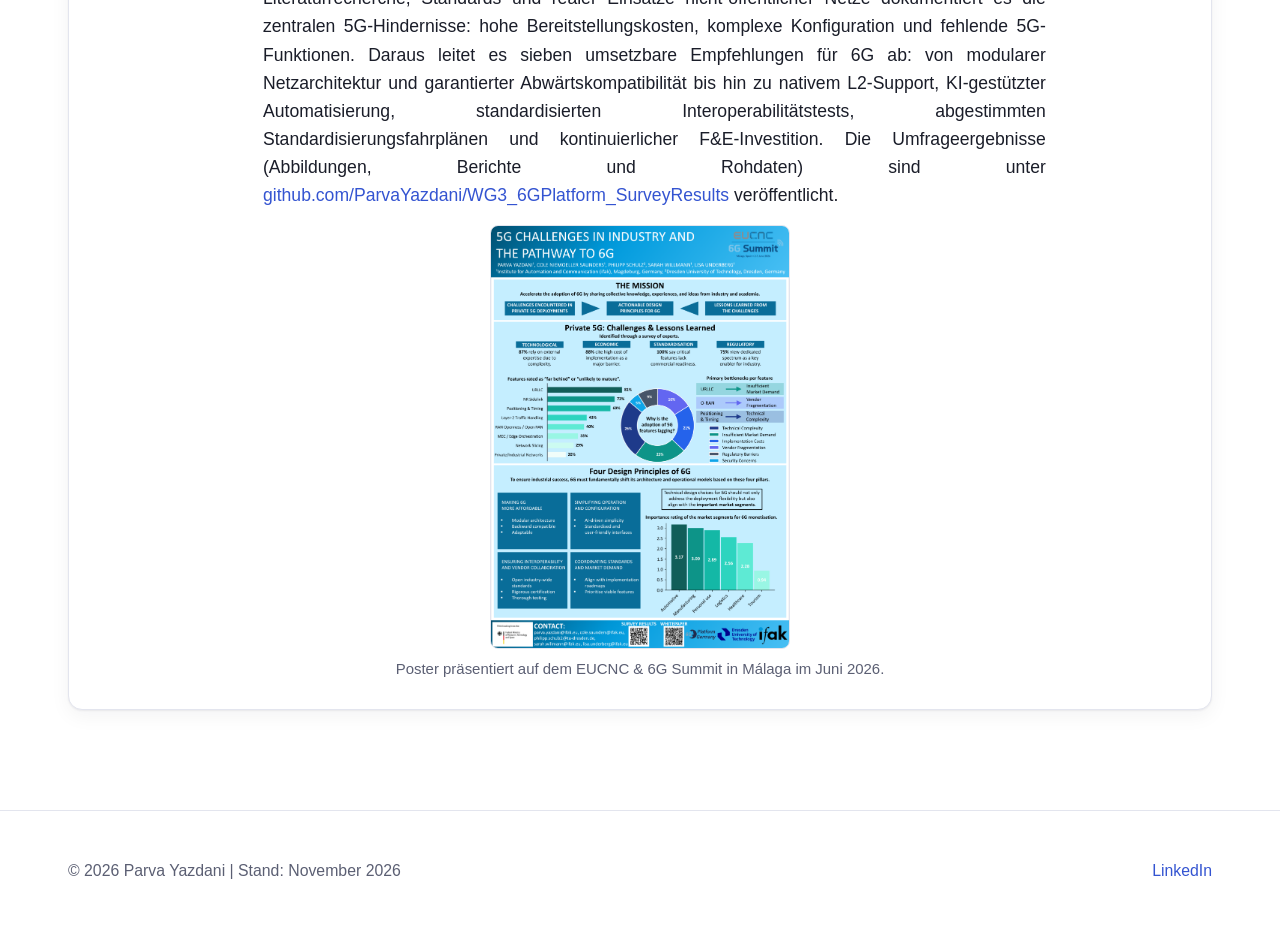
<file: wireless-communication.html>
<!doctype html>
<html lang="en">
<head>
  <meta charset="UTF-8" />
  <meta name="viewport" content="width=device-width, initial-scale=1.0" />
  <title data-i18n="doc.title.wireless">Wireless Communication | Parva Yazdani</title>
  <link rel="stylesheet" href="css/styles.css" />
</head>
<body>

  <header class="site-header">
    <div class="container nav">
      <a class="nav-brand" href="index.html">Parva Yazdani</a>
      <button class="nav-toggle" data-i18n-aria-label="nav.toggleAria" aria-label="Toggle navigation" aria-expanded="false">☰</button>
      <ul class="nav-links">
        <li><a href="index.html" data-i18n="nav.home">Home</a></li>
        <li><a href="project-management.html" data-i18n="nav.pm">Project Management</a></li>
        <li><a href="wireless-communication.html" aria-current="page" data-i18n="nav.wireless">Wireless Communication</a></li>
        <li><a href="ai-engineering.html" data-i18n="nav.ai">AI Engineering</a></li>
        <li class="nav-lang-item"><button class="lang-toggle" type="button">DE</button></li>
      </ul>
    </div>
  </header>

  <main class="container">
    <section class="page-intro">
      <h1 data-i18n="wl.h1">Wireless Communication</h1>
      <p data-i18n="wl.intro">
        Where it started: from student research assistant and a VDI award-winning
        master's thesis into the wireless
        industrial communication team, through to contributing to cross-organizational research projects and current concept work.
      </p>
    </section>

    <section class="section">

      <div class="card">
        <div class="card-head">
          <h3 data-i18n="wl.thesis.title">Industrial Wireless Communication Modeling &amp; Simulation</h3>
          <span class="badge badge-finished" data-i18n="badge.mastersThesis">Master's thesis</span>
        </div>
        <p class="subtitle" data-i18n="wl.thesis.subtitle">Digital twin for an Industry 4.0 negotiation scenario</p>
        <dl>
          <dt data-i18n="dt.context">Context</dt>
          <dd data-i18n="wl.thesis.context">In Industry 4.0, wireless communication systems have to adapt themselves to changing production requirements instead of being planned for the worst case. For this, the production system and the wireless communication system need to exchange data so that communication resources can be managed efficiently.</dd>
          <dt data-i18n="dt.technologies">Technologies</dt>
          <dd class="tech-list">
            <span class="tech-chip">OMNeT++</span>
            <span class="tech-chip">AAS</span>
            <span class="tech-chip">SIMBA</span>
            <span class="tech-chip">UML</span>
          </dd>
          <dt data-i18n="dt.outcome">Outcome</dt>
          <dd data-i18n="wl.thesis.outcome">The master's thesis <em><a href="assets/Wireless_Industry_4_0_Negotiation_Scenario.pdf" target="_blank" rel="noopener">"Wireless Industry 4.0 Negotiation Scenario"</a></em> (May 2022) developed a digital twin of an Industry 4.0 negotiation scenario in OMNeT++ based on the Asset Administration Shell. Through this administration shell, industrial assets exchange data with a wireless system manager in the wireless communication system, which can then keep the use of the wireless medium at an efficient level. The thesis also generated the basic module for communication models in SIMBA and documented a roadmap for porting the scenario from OMNeT++ to SIMBA. SIMBA is a simulation environment developed by the Institut für Automation und Kommunikation e.V. (ifak e.V.) in Magdeburg for model-based solutions in the water, wastewater and biogas sectors, originally not designed for communication models. The results were published as a paper and presented at the 17th EKA 2022 conference: P. Yazdani, G. Cainelli, <em><a href="https://www.researchgate.net/publication/381551869_Managing_communication_resources_based_on_production_requirements_in_an_Industry_40_scenario_using_a_digital_twin_approach" target="_blank" rel="noopener">"Managing communication resources based on production requirements in an Industry 4.0 scenario using a digital twin approach."</a></em> Awarded the VDI sponsorship award for master's theses.</dd>
        </dl>
      </div>

      <div class="card" id="proj-5giwcow">
        <div class="card-head">
          <h3>5GiwCow</h3>
          <span class="badge badge-finished" data-i18n="badge.finished">Finished</span>
        </div>
        <p class="subtitle" data-i18n="wl.5g.subtitle">"5G Industrial Working and Co-Working Space" (funded research project)</p>
        <dl>
          <dt data-i18n="dt.context">Context</dt>
          <dd data-i18n="wl.5g.context">Deploying a dedicated non-public 5G network is expensive for a single company. 5GiwCow investigated whether co-located companies at the Technology Park Ostfalen could share one non-public 5G network (operated by local
        provider TELEPORT) across very different applications: welding-robot programming, fuel-cell test-bench automation, video-based material-flow monitoring, and remote robot control. Funded by Germany's Federal Ministry of Transport and Digital Infrastructure.</dd>
          <dt data-i18n="dt.technologies">Technologies</dt>
          <dd class="tech-list">
            <span class="tech-chip">OMNeT++</span>
            <span class="tech-chip">Simu5G</span>
            <span class="tech-chip">UML</span>
            <span class="tech-chip" data-i18n="wl.chip.5gnr">5G NR channel modeling</span>
            <span class="tech-chip" data-i18n="wl.chip.rs">Rohde &amp; Schwarz TSMA measurements</span>
          </dd>
          <dt data-i18n="dt.outcome">Outcome</dt>
          <dd data-i18n="wl.5g.outcome">The project delivered a UML-based model of the shared wireless industrial automation system and <strong>VANSIM</strong>, a 5G network simulation platform, calibrated and validated against real drive-test measurements. Simulated signal strength closely matched the measurements. These results were published as a paper and presented at the 24th VDI Congress AUTOMATION 2023: P. Yazdani, G. Cainelli, L. Underberg, <em><a href="https://www.researchgate.net/publication/372042140_Shared_5G_campus_network_in_industrial_working_and_co-working_spaces" target="_blank" rel="noopener">"Shared 5G campus network in industrial working and co-working spaces."</a></em> The simulated transmission time, by contrast, did not match the measurements, because the processing time of the communication devices was not measured and therefore not considered in the model. This gap prompted the <a href="#proj-vansim">extended VANSIM concept</a>.</dd>
        </dl>
      </div>

      <div class="card">
        <div class="card-head">
          <h3 data-i18n="wl.arch.title">Generalized Architecture for Joint Optimization of Communication and Control System</h3>
          <span class="badge badge-finished" data-i18n="badge.finished">Finished</span>
        </div>
        <p class="subtitle" data-i18n="wl.arch.subtitle">Joint communication and control co-design</p>
        <dl>
          <dt data-i18n="dt.context">Context</dt>
          <dd data-i18n="wl.arch.context">Industrial automation increasingly requires tight integration between wireless communication and control systems. Joint optimization addresses the interdependence between communication performance and control stability by treating them as coupled systems rather than optimizing them separately.</dd>
          <dt data-i18n="dt.outcome">Outcome</dt>
          <dd data-i18n="wl.arch.outcome">The work presents a generalized architecture for the joint optimization of communication and control systems. In 2023, the Industrial Radio Lab Germany held its workshops for young researchers at Industrial Radio Day in Bremen (<a href="https://industrial-radio-lab.eu/2023/08/08/workshops-fuer-junge-forschende-beim-industrial-radio-day-2023-in-bremen/" target="_blank" rel="noopener">link</a>); I led the workshop on Communication and Control Co-Design (CoCoCo), where participants exchanged knowledge on the topic. The results were published as a paper and presented as a poster at the IEEE International Conference on Emerging Technologies and Factory Automation (ETFA 2024) in Padova, Italy; I also presented the paper at the next edition of the workshop series, held the day before Industrial Radio Day 2024 in Kaiserslautern: P. Yazdani, L. Underberg, <em><a href="https://www.researchgate.net/publication/384341737_Generalized_Architecture_for_Joint_Optimization_of_Communication_and_Control_System" target="_blank" rel="noopener">"Generalized Architecture for Joint Optimization of Communication and Control System."</a></em></dd>
        </dl>
      </div>

      <div class="card" id="proj-vansim">
        <div class="card-head">
          <h3 data-i18n="wl.vansim.title">VANSIM: extended concept</h3>
          <span class="badge badge-idea" data-i18n="badge.conceptProposal">Concept / proposal phase</span>
        </div>
        <p class="subtitle" data-i18n="wl.vansim.subtitle">Follow-up project proposal, building on the VANSIM simulation platform delivered in 5GiwCow</p>
        <dl>
          <dt data-i18n="dt.context">Context</dt>
          <dd data-i18n="wl.vansim.context">VANSIM started as the 5G network simulation platform delivered within <a href="#proj-5giwcow">5GiwCow</a>, built on OMNeT++/Simu5G and validated against real drive tests at the Technology Park Ostfalen, recorded with the Rohde &amp; Schwarz TSMA mobile network scanner. The goal of the extended concept is to increase system reliability by reducing the planning gaps between simulation and reality. The main part of the concept is an AI-based error and time behavior model: a model is to be trained on measurement data captured under defined, reproducible influence factors and application requirements, to reproduce the time and error behavior of relevant applications and infrastructure components and to estimate it under various conditions, so that continuous measurements are not necessary. For the training phase, devices at the application interface are to be measured, including hardware and firmware, capturing the communication behavior of potential applications (data lengths, transmission cycles, aperiodic transmissions, transport protocols) and environment influences such as other radio communication systems, frequency spectrum utilization, electromagnetic emitters (e.g. microwaves or RFID), signal strength, and multipath propagation.</dd>
          <dt data-i18n="dt.outcome">Outcome</dt>
          <dd data-i18n="wl.vansim.outcome">The project idea was developed into a complete concept for the follow-up funding proposal. The acquisition itself (project consortium and funding submission) is described under <a href="project-management.html#proj-acquisition">Project Acquisition &amp; Consortium Leadership</a>.</dd>
        </dl>
      </div>

      <div class="card" id="proj-whitepaper">
        <div class="card-head">
          <h3>Whitepaper: "From Lessons Learned in 5G to Innovative Solutions in 6G"</h3>
          <span class="badge badge-finished" data-i18n="badge.published">Published</span>
        </div>
        <p class="subtitle" data-i18n="wl.whitepaper.subtitle">Editorial leadership of a whitepaper translating 5G research into 6G recommendations</p>
        <dl>
          <dt data-i18n="dt.context">Context</dt>
          <dd data-i18n="wl.whitepaper.context">As we move to 6G, it is important to pay attention to the challenges faced in 5G and learn from them. This work offers exactly that: it gathers expert opinions and project experiences into a systematic documentation of challenges, lessons and actionable design principles.</dd>
          <dt data-i18n="dt.outcome">Outcome</dt>
          <dd data-i18n="wl.whitepaper.outcome">A whitepaper published in January 2026 on the website of the 6G Platform Germany (<a href="https://www.6g-platform.com/whitepaper/" target="_blank" rel="noopener">6g-platform.com/whitepaper</a>), with one editor, four authors and 15 contributors from industry and research, endorsed by eight further experts. Based on an expert survey, literature review, standards and real-world non-public network deployments, it documents the main 5G bottlenecks: high deployment costs, complex configuration and unavailable 5G functions. From these, it derives seven actionable recommendations for 6G: from modular network architecture and guaranteed backward compatibility to native L2 support, AI-driven automation, standardised interoperability testing, aligned standardisation roadmaps and continued R&amp;D investment. The survey results (figures, reports and raw data) are published at <a href="https://github.com/ParvaYazdani/WG3_6GPlatform_SurveyResults" target="_blank" rel="noopener">github.com/ParvaYazdani/WG3_6GPlatform_SurveyResults</a>.</dd>
        </dl>
        <figure class="poster">
          <a href="assets/Poster%20EUCNC.png" target="_blank" rel="noopener" data-i18n-aria-label="wl.whitepaper.posterAlt">
            <img src="assets/Poster%20EUCNC.png" alt="" loading="lazy" width="300" height="424" />
          </a>
          <figcaption data-i18n="wl.whitepaper.posterCaption">Poster presented at the EUCNC &amp; 6G Summit in Málaga in June 2026.</figcaption>
        </figure>
      </div>

    </section>
  </main>

  <footer class="site-footer">
    <div class="container footer-row">
      <p>© 2026 Parva Yazdani | <span data-i18n="footer.updated">Last updated November 2026</span></p>
      <ul class="footer-links">
        <li><a href="https://www.linkedin.com/in/parva-yazdani" target="_blank" rel="noopener">LinkedIn</a></li>
      </ul>
    </div>
  </footer>

  <script src="js/i18n.js"></script>
  <script src="js/main.js"></script>
</body>
</html>
</file>
<file: css/styles.css>
/* ---------- Reset & tokens ---------- */
*, *::before, *::after { box-sizing: border-box; }
html { scroll-behavior: smooth; }

/* Base size grows from 16px (phones) to 18px (desktop); all rem sizes scale with it. */
@media screen {
  html { font-size: clamp(16px, 0.9rem + 0.25vw, 18px); }
}
body { margin: 0; }

:root {
  --bg: #ffffff;
  --bg-alt: #f6f7fb;
  --text: #1a1d29;
  --text-muted: #5b5f73;
  --border: #e3e5ee;
  --accent: #3454d1;
  --accent-contrast: #ffffff;
  --card-bg: #ffffff;
  --shadow: 0 1px 2px rgba(20, 22, 40, 0.06), 0 6px 20px rgba(20, 22, 40, 0.05);

  --badge-finished-bg: #e3f6ea;   --badge-finished-fg: #16794b;
  --badge-live-bg: #e1efff;       --badge-live-fg: #1d4fae;
  --badge-demo-bg: #fff3d6;       --badge-demo-fg: #92660a;
  --badge-idea-bg: #eeeef7;       --badge-idea-fg: #4a4d63;
  --badge-progress-bg: #f1e6ff;   --badge-progress-fg: #6b2fb3;

  --font: -apple-system, BlinkMacSystemFont, "Segoe UI", Roboto, Helvetica, Arial, sans-serif;
}

@media (prefers-color-scheme: dark) {
  :root {
    --bg: #12131c;
    --bg-alt: #191b26;
    --text: #eef0f7;
    --text-muted: #a3a6ba;
    --border: #2a2c3c;
    --accent: #7c96f5;
    --accent-contrast: #12131c;
    --card-bg: #191b26;
    --shadow: 0 1px 2px rgba(0,0,0,0.3), 0 6px 20px rgba(0,0,0,0.25);

    --badge-finished-bg: #123d29;  --badge-finished-fg: #7fe0ad;
    --badge-live-bg: #14284a;      --badge-live-fg: #9bbcff;
    --badge-demo-bg: #3d2f0a;      --badge-demo-fg: #f0c465;
    --badge-idea-bg: #262838;      --badge-idea-fg: #c2c4d6;
    --badge-progress-bg: #2c1d47;  --badge-progress-fg: #d3aeff;
  }
}

body {
  font-family: var(--font);
  background: var(--bg);
  color: var(--text);
  line-height: 1.6;
  -webkit-font-smoothing: antialiased;
}

.container {
  max-width: 1240px;
  margin: 0 auto;
  padding: 0 clamp(20px, 4vw, 48px);
}

a { color: var(--accent); text-decoration: none; }
a:hover { text-decoration: underline; }

h1, h2, h3 { line-height: 1.25; }

/* ---------- Nav ---------- */
.site-header {
  border-bottom: 1px solid var(--border);
  position: sticky;
  top: 0;
  background: color-mix(in srgb, var(--bg) 92%, transparent);
  backdrop-filter: blur(8px);
  z-index: 10;
}

.nav {
  display: flex;
  align-items: center;
  justify-content: space-between;
  padding: 16px 0;
}

.nav-brand {
  font-weight: 700;
  font-size: 1.05rem;
  color: var(--text);
}
.nav-brand:hover { text-decoration: none; }

.nav-links {
  display: flex;
  gap: 24px;
  list-style: none;
  margin: 0;
  padding: 0;
}

.nav-links a {
  color: var(--text-muted);
  font-weight: 500;
  font-size: 0.95rem;
}

.nav-links a:hover,
.nav-links a[aria-current="page"] {
  color: var(--accent);
  text-decoration: none;
}

.nav-toggle {
  display: none;
  background: none;
  border: 1px solid var(--border);
  border-radius: 8px;
  padding: 8px 10px;
  color: var(--text);
  cursor: pointer;
}

.nav-lang-item {
  display: flex;
  align-items: center;
}

.lang-toggle {
  background: none;
  border: 1px solid var(--border);
  border-radius: 999px;
  padding: 4px 12px;
  font-size: 0.85rem;
  font-weight: 700;
  color: var(--text-muted);
  cursor: pointer;
}

.lang-toggle:hover {
  color: var(--accent);
  border-color: var(--accent);
}

@media (max-width: 640px) {
  .nav-toggle { display: block; }
  .nav-links {
    position: absolute;
    top: 100%;
    left: 0;
    right: 0;
    background: var(--bg);
    border-bottom: 1px solid var(--border);
    flex-direction: column;
    gap: 0;
    display: none;
  }
  .nav-links.open { display: flex; }
  .nav-links a {
    display: block;
    padding: 14px 24px;
    border-top: 1px solid var(--border);
  }
  .nav-lang-item {
    padding: 14px 24px;
    border-top: 1px solid var(--border);
  }
}

/* ---------- Hero ---------- */
.hero {
  padding: 64px 0 40px;
}

.hero .eyebrow {
  color: var(--accent);
  font-weight: 600;
  font-size: 0.85rem;
  text-transform: uppercase;
  letter-spacing: 0.06em;
}

.hero h1 {
  font-size: clamp(1.8rem, 4vw, 2.6rem);
  margin: 8px 0 12px;
}

.hero p.lead {
  font-size: 1.1rem;
  color: var(--text-muted);
}

/* ---------- Page intro (topic pages) ---------- */
.page-intro {
  padding: 48px 0 8px;
}

.page-intro .eyebrow {
  color: var(--accent);
  font-weight: 600;
  font-size: 0.85rem;
  text-transform: uppercase;
  letter-spacing: 0.06em;
}

.page-intro h1 {
  font-size: clamp(1.6rem, 3.4vw, 2.2rem);
  margin: 6px 0 14px;
}

.page-intro p {
  color: var(--text-muted);
}

/* ---------- Nav cards on home ---------- */
.nav-cards {
  display: grid;
  grid-template-columns: repeat(auto-fit, minmax(240px, 1fr));
  gap: 20px;
  padding: 8px 0 56px;
}

.nav-card {
  display: block;
  background: var(--card-bg);
  border: 1px solid var(--border);
  border-radius: 14px;
  padding: 24px;
  box-shadow: var(--shadow);
  transition: transform 0.15s ease, border-color 0.15s ease;
}

.nav-card:hover {
  transform: translateY(-2px);
  border-color: var(--accent);
  text-decoration: none;
}

.nav-card h3 {
  margin: 0 0 8px;
  color: var(--text);
}

.nav-card p {
  margin: 0;
  color: var(--text-muted);
  font-size: 0.95rem;
}

.nav-card .arrow {
  display: inline-block;
  margin-top: 12px;
  color: var(--accent);
  font-weight: 600;
  font-size: 0.9rem;
}

/* ---------- Section ---------- */
.section {
  padding: 28px 0;
}

.section-title {
  font-size: 1.1rem;
  text-transform: uppercase;
  letter-spacing: 0.05em;
  color: var(--text-muted);
  margin: 0 0 20px;
}

/* ---------- Cards (projects) ---------- */
.card {
  background: var(--card-bg);
  border: 1px solid var(--border);
  border-radius: 14px;
  padding: 28px;
  box-shadow: var(--shadow);
  margin-bottom: 24px;
  scroll-margin-top: 90px;
  transition: box-shadow 0.3s ease, border-color 0.3s ease;
}

.card:target {
  border-color: var(--accent);
  box-shadow: 0 0 0 3px color-mix(in srgb, var(--accent) 35%, transparent);
}

.card-head {
  margin-bottom: 6px;
}

/* Title and badge flow inline, so the badge follows the last line of a long title */
.card-head h3 {
  display: inline;
  margin: 0 10px 0 0;
  font-size: 1.25rem;
}

.card-head .badge {
  vertical-align: 0.15em;
  white-space: nowrap;
}

.card .subtitle {
  color: var(--text-muted);
  font-size: 0.95rem;
  margin: 0 0 16px;
}

.card dl {
  display: grid;
  grid-template-columns: 150px 1fr;
  gap: 8px 16px;
  margin: 0;
}

@media (max-width: 560px) {
  .card dl { grid-template-columns: 1fr; }
  .card dl dt { margin-top: 10px; }
}

.card dt {
  font-weight: 600;
  color: var(--text-muted);
  font-size: 0.85rem;
  text-transform: uppercase;
  letter-spacing: 0.03em;
}

.card dd {
  margin: 0;
}

/* Keep running text inside cards at a readable line length; page summaries span the full width to align with the cards. */
@media screen {
  .card .subtitle,
  .card dd,
  .timeline-note {
    max-width: 80ch;
  }
}

.card .tech-list {
  display: flex;
  flex-wrap: wrap;
  gap: 6px;
}

.tech-chip {
  background: var(--bg-alt);
  border: 1px solid var(--border);
  border-radius: 999px;
  padding: 3px 10px;
  font-size: 0.82rem;
  color: var(--text-muted);
}

.placeholder {
  color: var(--text-muted);
  font-style: italic;
}

/* ---------- Status badges ---------- */
.badge {
  display: inline-block;
  font-size: 0.75rem;
  font-weight: 700;
  text-transform: uppercase;
  letter-spacing: 0.03em;
  padding: 4px 10px;
  border-radius: 999px;
}

.badge-finished  { background: var(--badge-finished-bg); color: var(--badge-finished-fg); }
.badge-live      { background: var(--badge-live-bg);     color: var(--badge-live-fg); }
.badge-demo      { background: var(--badge-demo-bg);     color: var(--badge-demo-fg); }
.badge-idea      { background: var(--badge-idea-bg);     color: var(--badge-idea-fg); }
.badge-progress  { background: var(--badge-progress-bg); color: var(--badge-progress-fg); }

/* ---------- Timeline ---------- */
.timeline {
  position: relative;
  list-style: none;
  margin: 32px 0 48px;
  padding-left: 28px;
  border-left: 2px solid var(--border);
}

.timeline-item {
  position: relative;
  padding-bottom: 26px;
}

.timeline-item:last-child { padding-bottom: 0; }

.timeline-item::before {
  content: "";
  position: absolute;
  left: -34px;
  top: 4px;
  width: 12px;
  height: 12px;
  border-radius: 50%;
  background: var(--accent);
  border: 2px solid var(--bg);
  box-shadow: 0 0 0 2px var(--accent);
}

.timeline-item.is-marker::before {
  background: var(--bg);
}

.timeline-date {
  font-weight: 700;
  font-size: 0.85rem;
  color: var(--accent);
}

.timeline-date.tbd {
  color: var(--text-muted);
  font-weight: 600;
}

.timeline-title {
  font-weight: 600;
  margin: 2px 0 2px;
}

.timeline-title a {
  color: var(--text);
  text-decoration: none;
  border-bottom: 1px dashed var(--border);
}

.timeline-title a:hover {
  color: var(--accent);
  border-bottom-color: var(--accent);
}

.timeline-note {
  color: var(--text-muted);
  font-size: 0.9rem;
  margin: 0;
}

/* ---------- Callout ---------- */
.callout {
  background: var(--bg-alt);
  border: 1px solid var(--border);
  border-left: 4px solid var(--accent);
  border-radius: 8px;
  padding: 14px 18px;
  font-size: 0.92rem;
  color: var(--text-muted);
  margin: 16px 0;
}

.poster,
.screenshot {
  margin: 16px 0 0;
  text-align: center;
}

.poster img,
.screenshot img {
  display: block;
  max-width: 100%;
  height: auto;
  margin: 0 auto;
  border: 1px solid var(--border);
  border-radius: 8px;
}

.poster img {
  width: 300px;
}

.screenshot img {
  width: 100%;
  max-width: min(100%, 720px);
}

/* Diagrams keep their natural size instead of stretching to 720px. */
.screenshot-diagram img {
  width: auto;
}

/* Wide (left-to-right) diagrams may use the full card width. */
.screenshot-wide img {
  max-width: 100%;
}

.poster figcaption,
.screenshot figcaption {
  margin-top: 8px;
  font-size: 0.85rem;
  color: var(--text-muted);
}

/* ---------- Justified body text ---------- */
.hero p.lead,
.page-intro p,
.card .subtitle,
.card dd,
.timeline-note,
.callout {
  text-align: justify;
  /* Break long compounds (e.g. "Teilprojektmanagement") so justified lines don't open wide gaps */
  -webkit-hyphens: auto;
  hyphens: auto;
}

/* ---------- Footer ---------- */
.site-footer {
  border-top: 1px solid var(--border);
  margin-top: 48px;
  padding: 32px 0 48px;
  color: var(--text-muted);
  font-size: 0.9rem;
}

.site-footer .footer-row {
  display: flex;
  flex-wrap: wrap;
  gap: 8px 20px;
  justify-content: space-between;
  align-items: center;
}

.footer-links {
  display: flex;
  gap: 18px;
  list-style: none;
  padding: 0;
  margin: 0;
}
</file>
